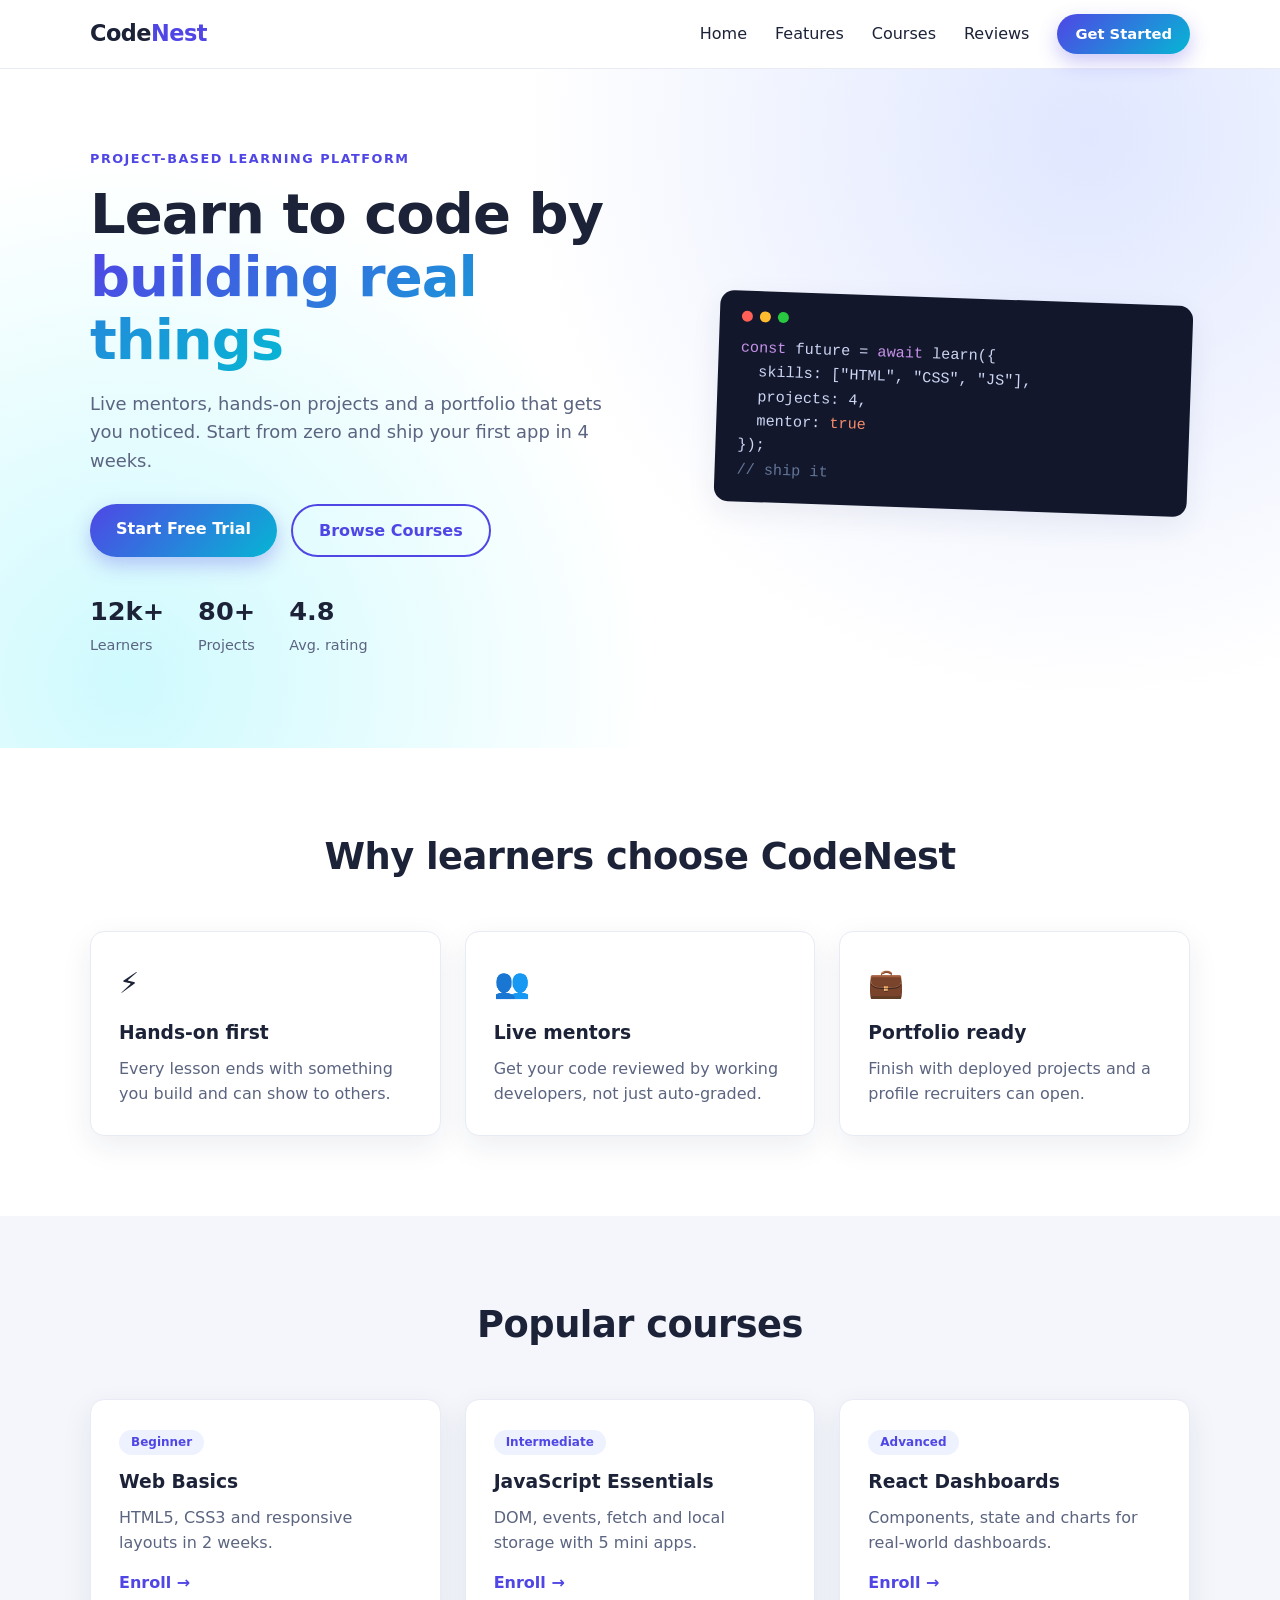
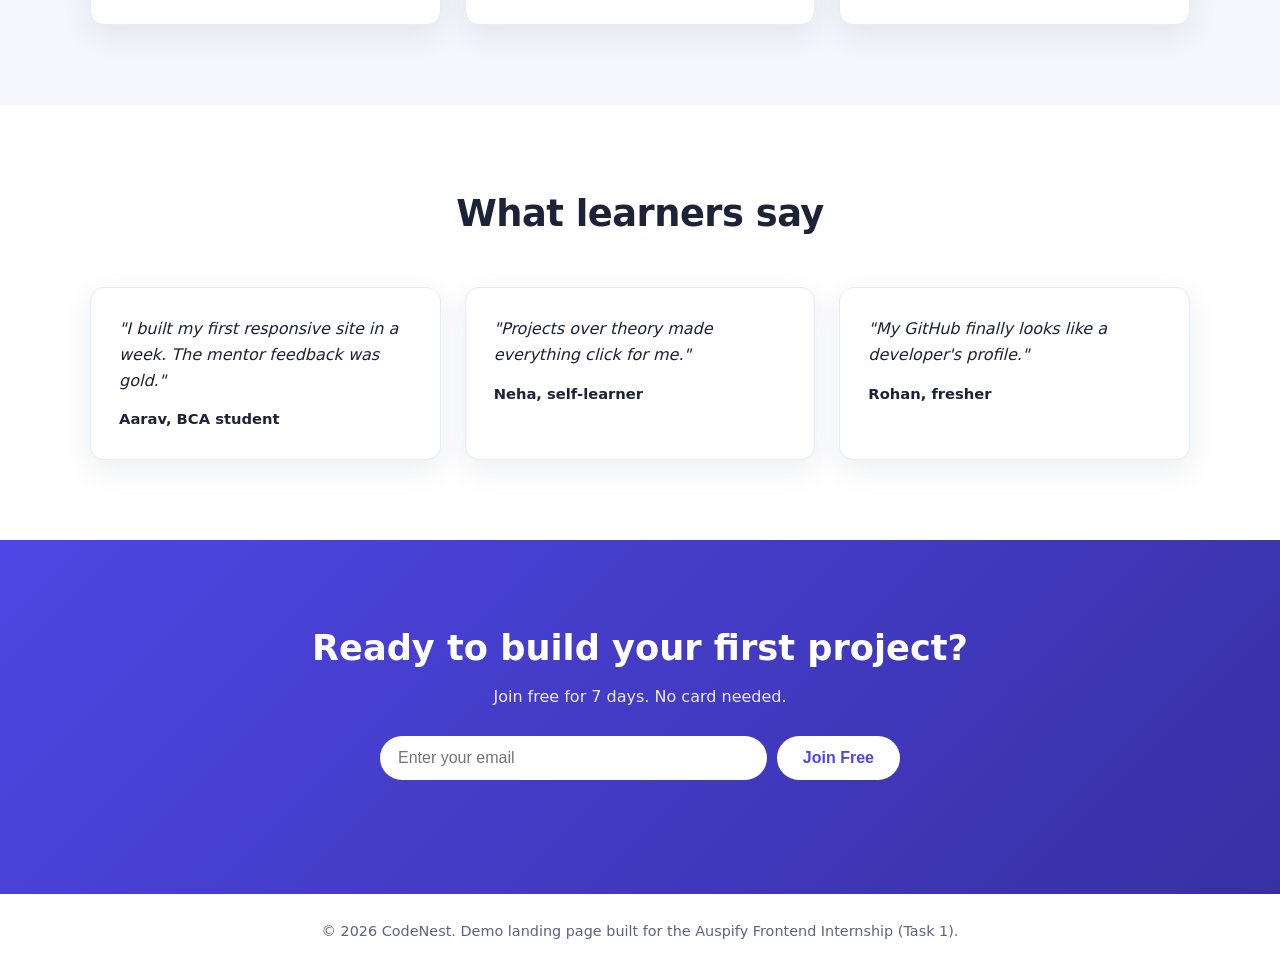
<file: task1-landing-page/index.html>
<!DOCTYPE html>
<html lang="en">
<head>
  <meta charset="UTF-8" />
  <meta name="viewport" content="width=device-width, initial-scale=1.0" />
  <meta name="description" content="CodeNest - learn to code with live mentors and real projects." />
  <title>CodeNest | Learn. Build. Launch.</title>
  <link rel="stylesheet" href="style.css" />
</head>
<body>
  <header class="header">
    <nav class="nav container" aria-label="Main navigation">
      <a href="#home" class="logo">Code<span>Nest</span></a>
      <button class="nav-toggle" id="navToggle" aria-label="Toggle menu" aria-expanded="false">
        <span></span><span></span><span></span>
      </button>
      <ul class="nav-links" id="navLinks">
        <li><a href="#home">Home</a></li>
        <li><a href="#features">Features</a></li>
        <li><a href="#courses">Courses</a></li>
        <li><a href="#testimonials">Reviews</a></li>
        <li><a href="#contact" class="btn btn-small">Get Started</a></li>
      </ul>
    </nav>
  </header>

  <main>
    <section class="hero" id="home">
      <div class="container hero-grid">
        <div class="hero-text">
          <p class="eyebrow">Project-based learning platform</p>
          <h1>Learn to code by <span class="grad">building real things</span></h1>
          <p class="lead">Live mentors, hands-on projects and a portfolio that gets you noticed. Start from zero and ship your first app in 4 weeks.</p>
          <div class="hero-cta">
            <a href="#contact" class="btn">Start Free Trial</a>
            <a href="#courses" class="btn btn-outline">Browse Courses</a>
          </div>
          <ul class="stats">
            <li><strong>12k+</strong><span>Learners</span></li>
            <li><strong>80+</strong><span>Projects</span></li>
            <li><strong>4.8</strong><span>Avg. rating</span></li>
          </ul>
        </div>
        <div class="hero-art" aria-hidden="true">
          <div class="code-card">
            <div class="dots"><i></i><i></i><i></i></div>
            <pre><code><b>const</b> future = <b>await</b> learn({
  skills: ["HTML", "CSS", "JS"],
  projects: 4,
  mentor: <em>true</em>
});
<i>// ship it </i></code></pre>
          </div>
        </div>
      </div>
    </section>

    <section class="section" id="features">
      <div class="container">
        <h2 class="section-title">Why learners choose CodeNest</h2>
        <div class="grid cols-3">
          <article class="card"><div class="icon">&#9889;</div><h3>Hands-on first</h3><p>Every lesson ends with something you build and can show to others.</p></article>
          <article class="card"><div class="icon">&#128101;</div><h3>Live mentors</h3><p>Get your code reviewed by working developers, not just auto-graded.</p></article>
          <article class="card"><div class="icon">&#128188;</div><h3>Portfolio ready</h3><p>Finish with deployed projects and a profile recruiters can open.</p></article>
        </div>
      </div>
    </section>

    <section class="section alt" id="courses">
      <div class="container">
        <h2 class="section-title">Popular courses</h2>
        <div class="grid cols-3">
          <article class="card course"><span class="tag">Beginner</span><h3>Web Basics</h3><p>HTML5, CSS3 and responsive layouts in 2 weeks.</p><a href="#contact" class="link">Enroll &rarr;</a></article>
          <article class="card course"><span class="tag">Intermediate</span><h3>JavaScript Essentials</h3><p>DOM, events, fetch and local storage with 5 mini apps.</p><a href="#contact" class="link">Enroll &rarr;</a></article>
          <article class="card course"><span class="tag">Advanced</span><h3>React Dashboards</h3><p>Components, state and charts for real-world dashboards.</p><a href="#contact" class="link">Enroll &rarr;</a></article>
        </div>
      </div>
    </section>

    <section class="section" id="testimonials">
      <div class="container">
        <h2 class="section-title">What learners say</h2>
        <div class="grid cols-3">
          <blockquote class="card quote">"I built my first responsive site in a week. The mentor feedback was gold."<cite>Aarav, BCA student</cite></blockquote>
          <blockquote class="card quote">"Projects over theory made everything click for me."<cite>Neha, self-learner</cite></blockquote>
          <blockquote class="card quote">"My GitHub finally looks like a developer's profile."<cite>Rohan, fresher</cite></blockquote>
        </div>
      </div>
    </section>

    <section class="cta" id="contact">
      <div class="container cta-inner">
        <h2>Ready to build your first project?</h2>
        <p>Join free for 7 days. No card needed.</p>
        <form class="signup" id="signupForm" novalidate>
          <input type="email" id="email" placeholder="Enter your email" aria-label="Email address" required />
          <button type="submit" class="btn btn-light">Join Free</button>
        </form>
        <p class="form-msg" id="formMsg" role="status"></p>
      </div>
    </section>
  </main>

  <footer class="footer">
    <div class="container">
      <p>&copy; <span id="year"></span> CodeNest. Demo landing page built for the Auspify Frontend Internship (Task 1).</p>
    </div>
  </footer>

  <script src="script.js"></script>
</body>
</html>
</file>
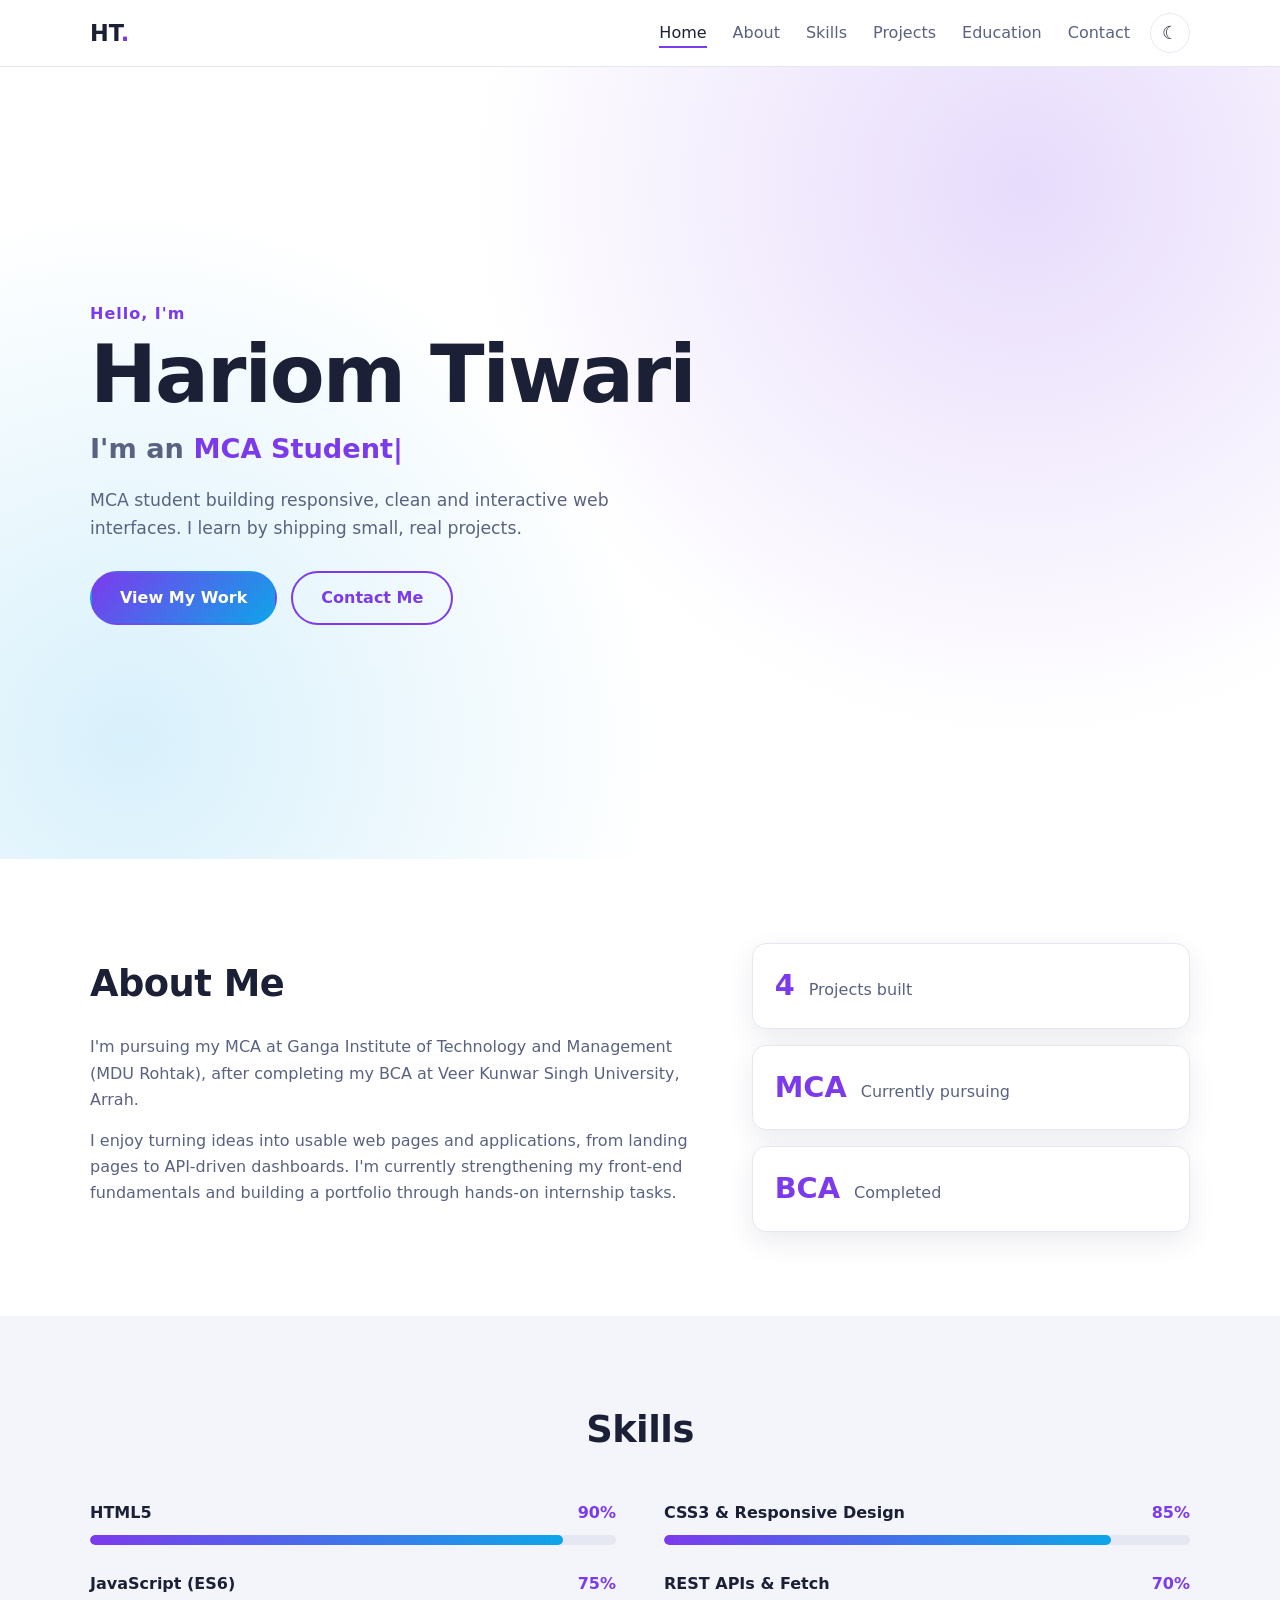
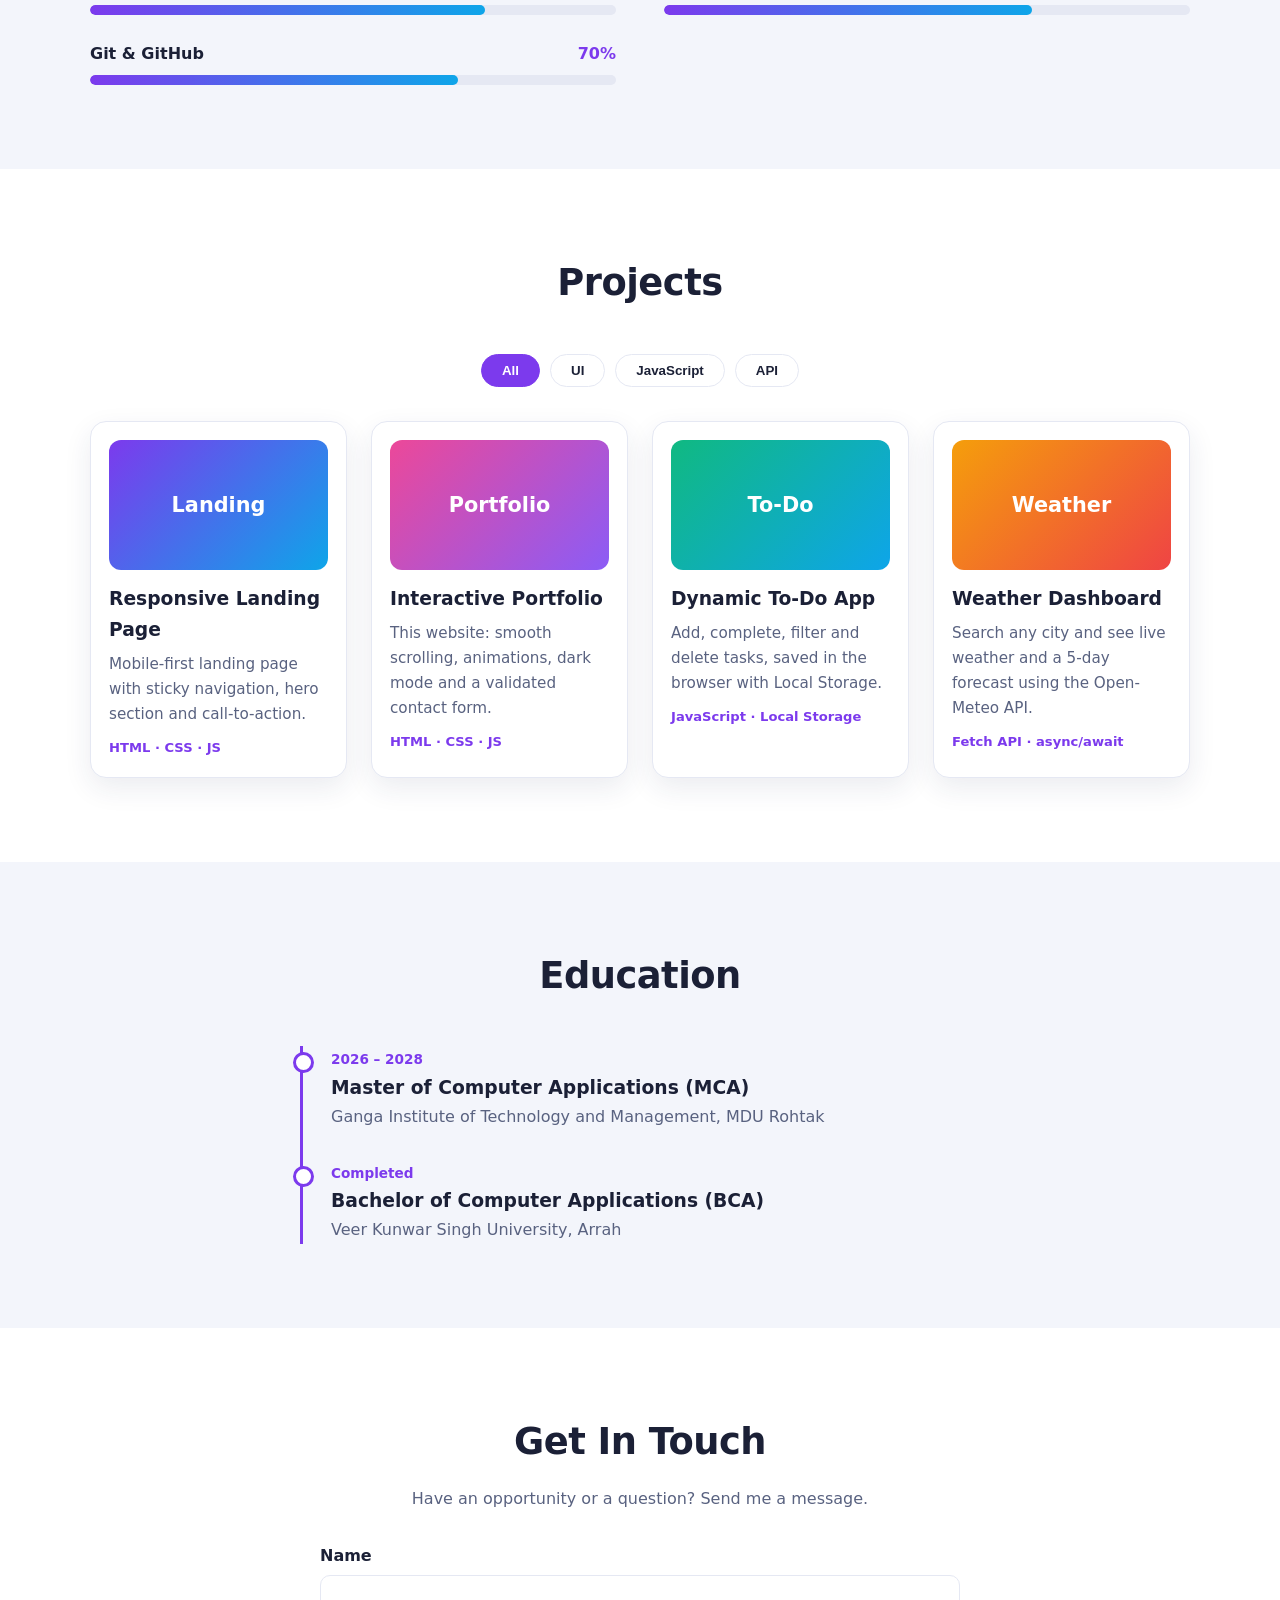
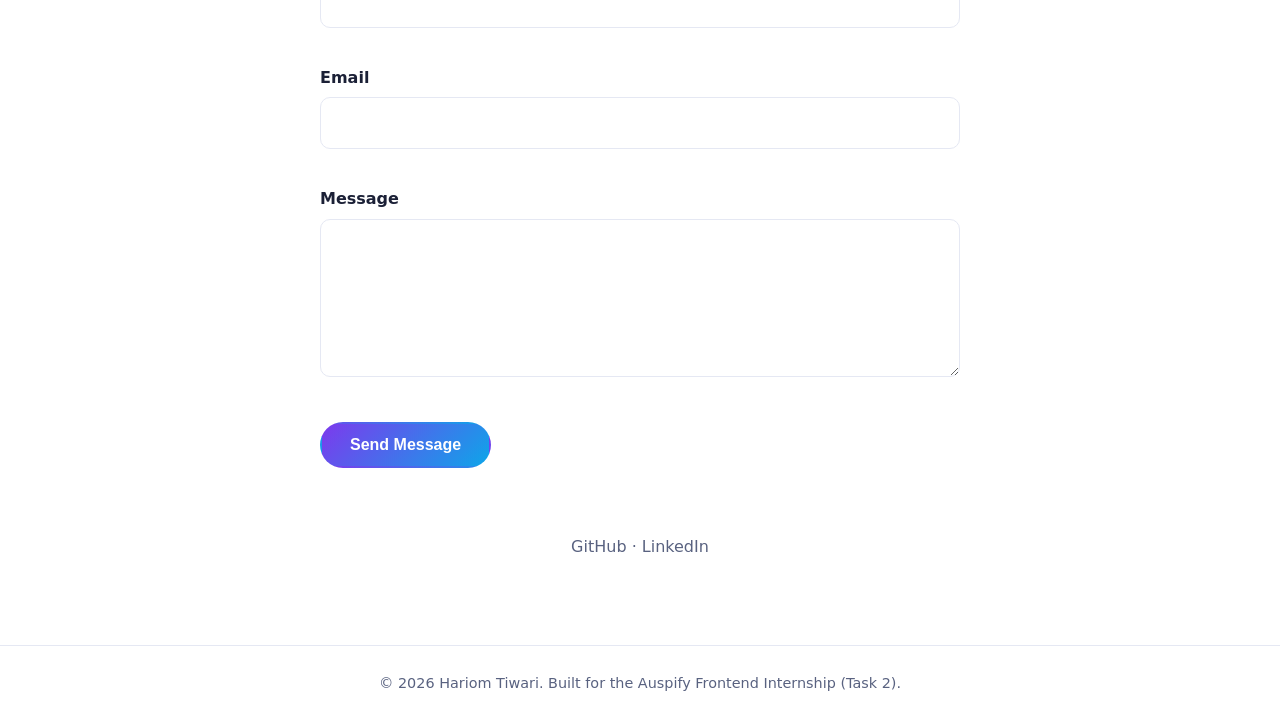
<file: task2-portfolio/index.html>
<!DOCTYPE html>
<html lang="en">
<head>
  <meta charset="UTF-8" />
  <meta name="viewport" content="width=device-width, initial-scale=1.0" />
  <meta name="description" content="Portfolio of Hariom Tiwari - MCA student and aspiring web developer." />
  <title>Hariom Tiwari | Portfolio</title>
  <link rel="stylesheet" href="style.css" />
</head>
<body>
  <div class="progress" id="progress"></div>

  <header class="header" id="header">
    <nav class="nav container" aria-label="Main navigation">
      <a href="#home" class="logo">HT<span>.</span></a>
      <button class="nav-toggle" id="navToggle" aria-label="Toggle menu" aria-expanded="false"><span></span><span></span><span></span></button>
      <ul class="nav-links" id="navLinks">
        <li><a href="#home" class="active">Home</a></li>
        <li><a href="#about">About</a></li>
        <li><a href="#skills">Skills</a></li>
        <li><a href="#projects">Projects</a></li>
        <li><a href="#education">Education</a></li>
        <li><a href="#contact">Contact</a></li>
      </ul>
      <button class="theme-btn" id="themeBtn" aria-label="Toggle dark mode">&#9790;</button>
    </nav>
  </header>

  <main>
    <section class="hero" id="home">
      <div class="container hero-inner reveal">
        <p class="eyebrow">Hello, I'm</p>
        <h1>Hariom Tiwari</h1>
        <p class="role">I'm an <span id="typed"></span><span class="cursor">|</span></p>
        <p class="lead">MCA student building responsive, clean and interactive web interfaces. I learn by shipping small, real projects.</p>
        <div class="cta">
          <a href="#projects" class="btn">View My Work</a>
          <a href="#contact" class="btn btn-outline">Contact Me</a>
        </div>
      </div>
    </section>

    <section class="section" id="about">
      <div class="container two-col">
        <div class="reveal">
          <h2 class="title">About Me</h2>
          <p>I'm pursuing my MCA at Ganga Institute of Technology and Management (MDU Rohtak), after completing my BCA at Veer Kunwar Singh University, Arrah.</p>
          <p>I enjoy turning ideas into usable web pages and applications, from landing pages to API-driven dashboards. I'm currently strengthening my front-end fundamentals and building a portfolio through hands-on internship tasks.</p>
        </div>
        <ul class="facts reveal">
          <li><strong>4</strong><span>Projects built</span></li>
          <li><strong>MCA</strong><span>Currently pursuing</span></li>
          <li><strong>BCA</strong><span>Completed</span></li>
        </ul>
      </div>
    </section>

    <section class="section alt" id="skills">
      <div class="container">
        <h2 class="title center">Skills</h2>
        <div class="skills-grid">
          <div class="skill reveal" data-level="90"><div class="skill-head"><span>HTML5</span><b>90%</b></div><div class="bar"><div class="fill"></div></div></div>
          <div class="skill reveal" data-level="85"><div class="skill-head"><span>CSS3 &amp; Responsive Design</span><b>85%</b></div><div class="bar"><div class="fill"></div></div></div>
          <div class="skill reveal" data-level="75"><div class="skill-head"><span>JavaScript (ES6)</span><b>75%</b></div><div class="bar"><div class="fill"></div></div></div>
          <div class="skill reveal" data-level="70"><div class="skill-head"><span>REST APIs &amp; Fetch</span><b>70%</b></div><div class="bar"><div class="fill"></div></div></div>
          <div class="skill reveal" data-level="70"><div class="skill-head"><span>Git &amp; GitHub</span><b>70%</b></div><div class="bar"><div class="fill"></div></div></div>
        </div>
      </div>
    </section>

    <section class="section" id="projects">
      <div class="container">
        <h2 class="title center">Projects</h2>
        <div class="filters" id="filters">
          <button class="chip active" data-filter="all">All</button>
          <button class="chip" data-filter="ui">UI</button>
          <button class="chip" data-filter="js">JavaScript</button>
          <button class="chip" data-filter="api">API</button>
        </div>
        <div class="projects" id="projectGrid">
          <article class="project reveal" data-cat="ui">
            <div class="thumb t1">Landing</div>
            <h3>Responsive Landing Page</h3>
            <p>Mobile-first landing page with sticky navigation, hero section and call-to-action.</p>
            <p class="stack">HTML &middot; CSS &middot; JS</p>
          </article>
          <article class="project reveal" data-cat="ui">
            <div class="thumb t2">Portfolio</div>
            <h3>Interactive Portfolio</h3>
            <p>This website: smooth scrolling, animations, dark mode and a validated contact form.</p>
            <p class="stack">HTML &middot; CSS &middot; JS</p>
          </article>
          <article class="project reveal" data-cat="js">
            <div class="thumb t3">To-Do</div>
            <h3>Dynamic To-Do App</h3>
            <p>Add, complete, filter and delete tasks, saved in the browser with Local Storage.</p>
            <p class="stack">JavaScript &middot; Local Storage</p>
          </article>
          <article class="project reveal" data-cat="api js">
            <div class="thumb t4">Weather</div>
            <h3>Weather Dashboard</h3>
            <p>Search any city and see live weather and a 5-day forecast using the Open-Meteo API.</p>
            <p class="stack">Fetch API &middot; async/await</p>
          </article>
        </div>
      </div>
    </section>

    <section class="section alt" id="education">
      <div class="container">
        <h2 class="title center">Education</h2>
        <ol class="timeline">
          <li class="reveal"><span class="when">2026 &ndash; 2028</span><h3>Master of Computer Applications (MCA)</h3><p>Ganga Institute of Technology and Management, MDU Rohtak</p></li>
          <li class="reveal"><span class="when">Completed</span><h3>Bachelor of Computer Applications (BCA)</h3><p>Veer Kunwar Singh University, Arrah</p></li>
        </ol>
      </div>
    </section>

    <section class="section" id="contact">
      <div class="container narrow">
        <h2 class="title center">Get In Touch</h2>
        <p class="center sub">Have an opportunity or a question? Send me a message.</p>
        <form id="contactForm" class="form" novalidate>
          <div class="field"><label for="name">Name</label><input id="name" name="name" type="text" autocomplete="name" /><small class="err" id="nameErr"></small></div>
          <div class="field"><label for="email">Email</label><input id="email" name="email" type="email" autocomplete="email" /><small class="err" id="emailErr"></small></div>
          <div class="field"><label for="message">Message</label><textarea id="message" name="message" rows="5"></textarea><small class="err" id="messageErr"></small></div>
          <button type="submit" class="btn">Send Message</button>
          <p class="status" id="status" role="status"></p>
        </form>
        <p class="center social">
          <a href="https://github.com/" target="_blank" rel="noopener">GitHub</a> &middot;
          <a href="https://www.linkedin.com/" target="_blank" rel="noopener">LinkedIn</a>
        </p>
      </div>
    </section>
  </main>

  <footer class="footer"><p>&copy; <span id="year"></span> Hariom Tiwari. Built for the Auspify Frontend Internship (Task 2).</p></footer>

  <button class="to-top" id="toTop" aria-label="Back to top">&uarr;</button>
  <script src="script.js"></script>
</body>
</html>
</file>
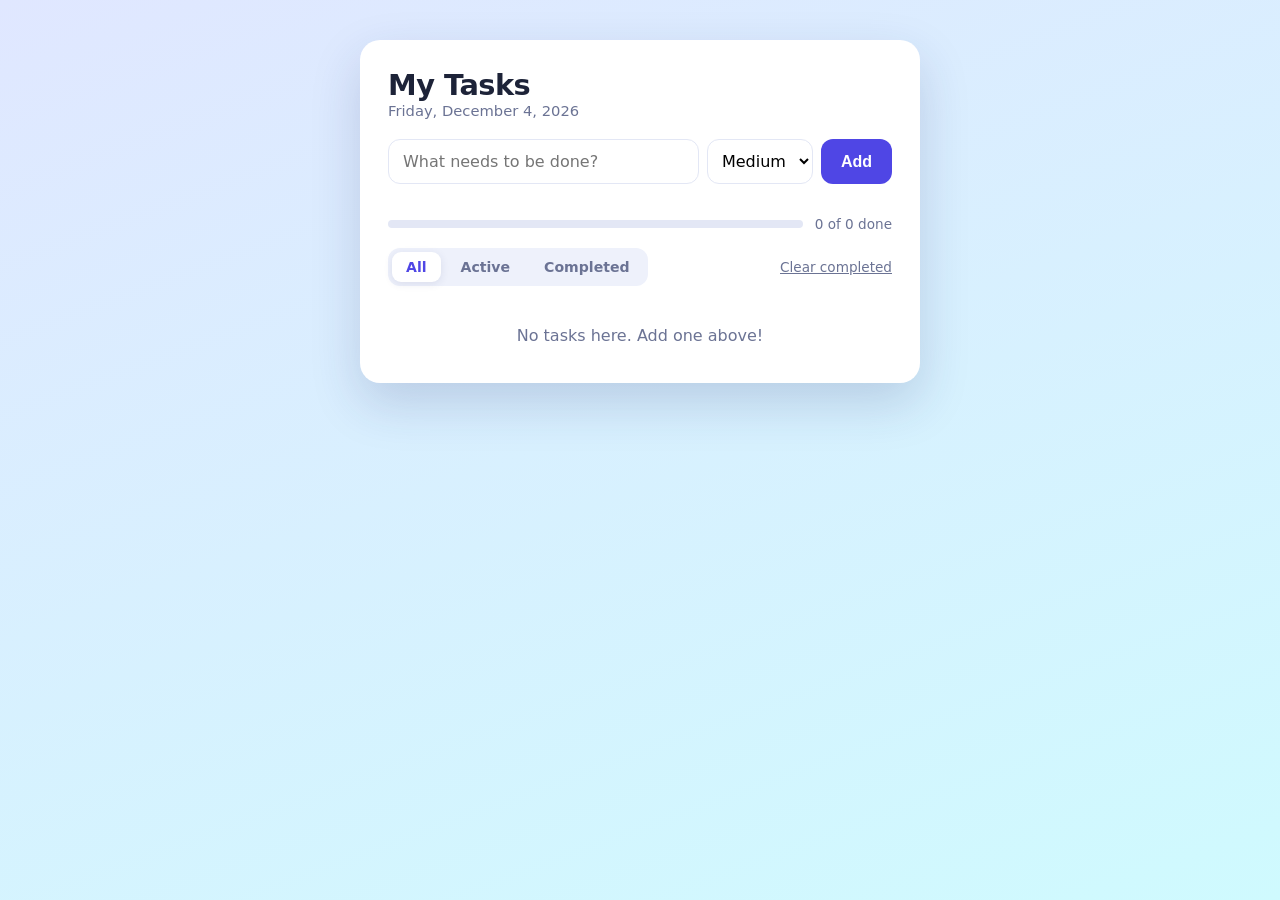
<file: task3-todo-app/index.html>
<!DOCTYPE html>
<html lang="en">
<head>
  <meta charset="UTF-8" />
  <meta name="viewport" content="width=device-width, initial-scale=1.0" />
  <title>Dynamic To-Do App</title>
  <link rel="stylesheet" href="style.css" />
</head>
<body>
  <main class="app">
    <header class="app-head">
      <h1>My Tasks</h1>
      <p id="today" class="date"></p>
    </header>

    <form id="taskForm" class="add" autocomplete="off">
      <input id="taskInput" type="text" placeholder="What needs to be done?" maxlength="120" aria-label="New task" />
      <select id="priority" aria-label="Priority">
        <option value="low">Low</option>
        <option value="medium" selected>Medium</option>
        <option value="high">High</option>
      </select>
      <button type="submit" class="add-btn">Add</button>
    </form>
    <p id="error" class="error" role="alert"></p>

    <div class="progress-wrap" aria-live="polite">
      <div class="progress"><div id="progressFill"></div></div>
      <span id="progressText">0 of 0 done</span>
    </div>

    <div class="toolbar">
      <div class="filters" id="filters" role="group" aria-label="Filter tasks">
        <button class="filter active" data-filter="all">All</button>
        <button class="filter" data-filter="active">Active</button>
        <button class="filter" data-filter="completed">Completed</button>
      </div>
      <button id="clearDone" class="link-btn">Clear completed</button>
    </div>

    <ul id="taskList" class="list" aria-label="Task list"></ul>
    <p id="empty" class="empty" hidden>No tasks here. Add one above!</p>
  </main>
  <script src="script.js"></script>
</body>
</html>
</file>
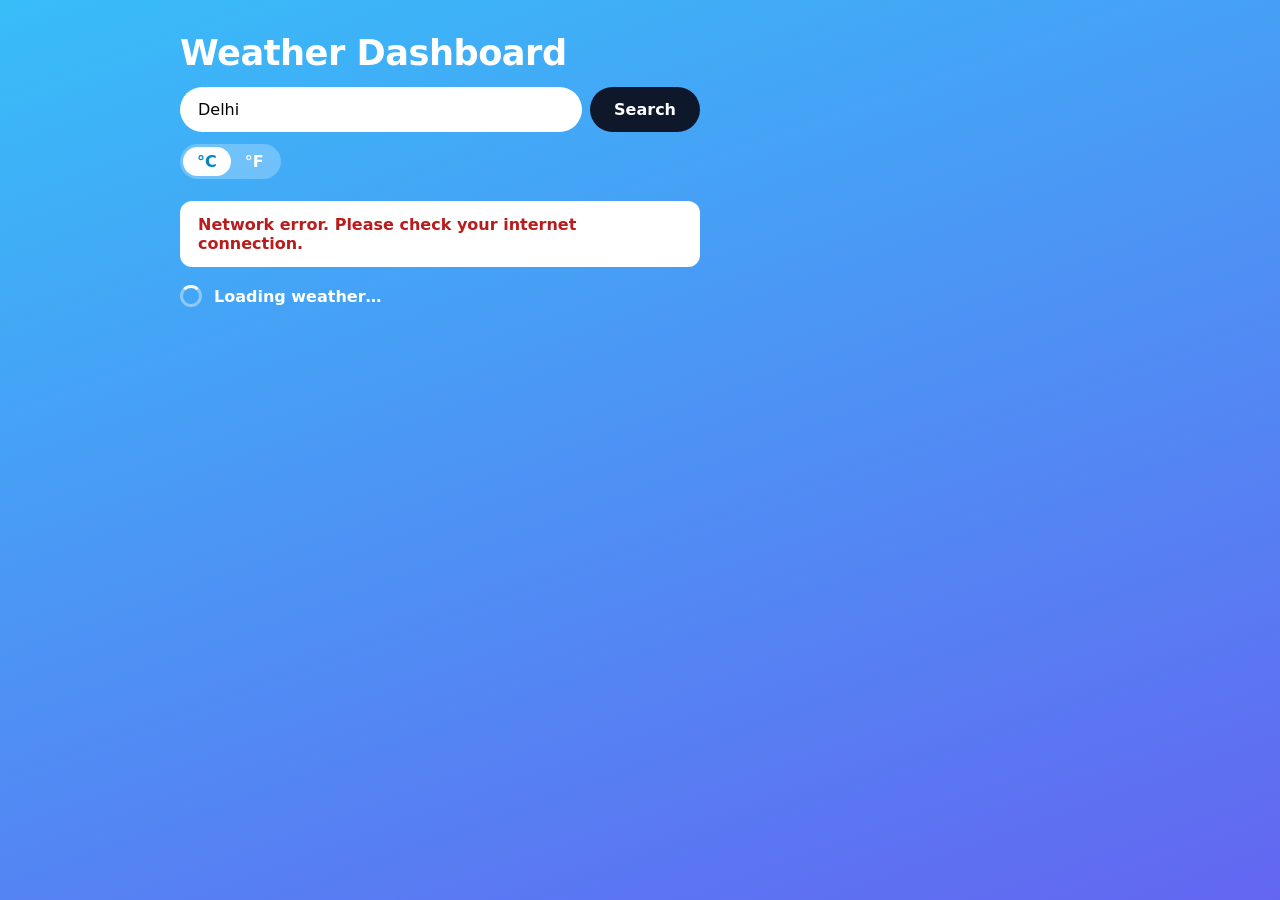
<file: task4-weather-dashboard/index.html>
<!DOCTYPE html>
<html lang="en">
<head>
  <meta charset="UTF-8" />
  <meta name="viewport" content="width=device-width, initial-scale=1.0" />
  <title>Weather Dashboard</title>
  <link rel="stylesheet" href="style.css" />
</head>
<body>
  <main class="wrap">
    <header class="top">
      <h1>Weather Dashboard</h1>
      <form id="searchForm" class="search" autocomplete="off">
        <input id="cityInput" type="text" placeholder="Search city, e.g. Delhi" aria-label="City name" />
        <button type="submit">Search</button>
      </form>
      <div class="controls">
        <div class="units" role="group" aria-label="Units">
          <button class="unit active" data-unit="c">&deg;C</button>
          <button class="unit" data-unit="f">&deg;F</button>
        </div>
        <div id="recent" class="recent" aria-label="Recent searches"></div>
      </div>
    </header>

    <p id="message" class="message" role="status" hidden></p>
    <div id="loader" class="loader" hidden><span></span>Loading weather&hellip;</div>

    <section id="dashboard" hidden>
      <div class="current">
        <div class="now">
          <p class="place" id="place"></p>
          <p class="time" id="updated"></p>
          <div class="temp-row"><span class="icon" id="icon"></span><span class="temp" id="temp"></span></div>
          <p class="desc" id="desc"></p>
        </div>
        <ul class="details">
          <li><span>Feels like</span><b id="feels"></b></li>
          <li><span>Humidity</span><b id="humidity"></b></li>
          <li><span>Wind</span><b id="wind"></b></li>
          <li><span>Pressure</span><b id="pressure"></b></li>
        </ul>
      </div>
      <h2 class="sub">5-Day Forecast</h2>
      <div id="forecast" class="forecast"></div>
    </section>
  </main>
  <script src="script.js"></script>
</body>
</html>
</file>
<file: task1-landing-page/style.css>
:root {
  --bg: #ffffff;
  --alt: #f4f6fb;
  --text: #1c2237;
  --muted: #5b6480;
  --brand: #4f46e5;
  --brand-2: #06b6d4;
  --radius: 14px;
  --shadow: 0 10px 30px rgba(31, 41, 90, 0.08);
}

* { box-sizing: border-box; margin: 0; padding: 0; }
html { scroll-behavior: smooth; scroll-padding-top: 72px; }
body { font-family: "Segoe UI", system-ui, -apple-system, Roboto, sans-serif; color: var(--text); background: var(--bg); line-height: 1.6; }
img { max-width: 100%; display: block; }
a { color: inherit; text-decoration: none; }
ul { list-style: none; }
.container { width: min(1100px, 92%); margin-inline: auto; }

/* Header / nav */
.header { position: sticky; top: 0; z-index: 50; background: rgba(255, 255, 255, 0.92); backdrop-filter: blur(8px); border-bottom: 1px solid #e8ebf4; }
.nav { display: flex; align-items: center; justify-content: space-between; height: 68px; }
.logo { font-size: 1.4rem; font-weight: 800; letter-spacing: -0.5px; }
.logo span { color: var(--brand); }
.nav-links { display: flex; align-items: center; gap: 28px; font-weight: 500; }
.nav-links a:not(.btn):hover { color: var(--brand); }
.nav-toggle { display: none; background: none; border: 0; cursor: pointer; width: 40px; height: 40px; flex-direction: column; justify-content: center; gap: 5px; align-items: center; }
.nav-toggle span { width: 24px; height: 2.5px; background: var(--text); border-radius: 2px; transition: transform .25s, opacity .25s; }
.nav-toggle[aria-expanded="true"] span:nth-child(1) { transform: translateY(7.5px) rotate(45deg); }
.nav-toggle[aria-expanded="true"] span:nth-child(2) { opacity: 0; }
.nav-toggle[aria-expanded="true"] span:nth-child(3) { transform: translateY(-7.5px) rotate(-45deg); }

/* Buttons */
.btn { display: inline-block; padding: 12px 26px; border-radius: 999px; background: linear-gradient(135deg, var(--brand), var(--brand-2)); color: #fff; font-weight: 600; border: 0; cursor: pointer; font-size: 1rem; transition: transform .2s, box-shadow .2s; box-shadow: 0 8px 20px rgba(79, 70, 229, .3); }
.btn:hover { transform: translateY(-2px); }
.btn-small { padding: 8px 18px; font-size: .92rem; }
.btn-outline { background: transparent; color: var(--brand); border: 2px solid var(--brand); box-shadow: none; }
.btn-light { background: #fff; color: var(--brand); box-shadow: none; }

/* Hero */
.hero { padding: 80px 0 90px; background: radial-gradient(circle at 85% 10%, #e0e7ff 0, transparent 45%), radial-gradient(circle at 10% 90%, #cffafe 0, transparent 40%); }
.hero-grid { display: grid; grid-template-columns: 1.1fr 0.9fr; gap: 48px; align-items: center; }
.eyebrow { color: var(--brand); font-weight: 700; text-transform: uppercase; letter-spacing: 1.5px; font-size: .8rem; margin-bottom: 14px; }
h1 { font-size: clamp(2.2rem, 5vw, 3.5rem); line-height: 1.12; letter-spacing: -1px; margin-bottom: 18px; }
.grad { background: linear-gradient(135deg, var(--brand), var(--brand-2)); -webkit-background-clip: text; background-clip: text; color: transparent; }
.lead { color: var(--muted); font-size: 1.12rem; max-width: 520px; margin-bottom: 28px; }
.hero-cta { display: flex; flex-wrap: wrap; gap: 14px; margin-bottom: 34px; }
.stats { display: flex; gap: 34px; }
.stats strong { display: block; font-size: 1.6rem; }
.stats span { color: var(--muted); font-size: .9rem; }
.code-card { background: #12172b; color: #cdd6f4; border-radius: var(--radius); padding: 20px 22px; box-shadow: var(--shadow); transform: rotate(2deg); }
.dots { display: flex; gap: 7px; margin-bottom: 14px; }
.dots i { width: 11px; height: 11px; border-radius: 50%; background: #ff5f57; }
.dots i:nth-child(2) { background: #febc2e; }
.dots i:nth-child(3) { background: #28c840; }
.code-card pre { font-family: "Fira Code", Consolas, monospace; font-size: .95rem; white-space: pre-wrap; }
.code-card b { color: #c792ea; font-weight: 500; }
.code-card em { color: #f78c6c; font-style: normal; }
.code-card i { color: #637799; font-style: normal; }

/* Sections */
.section { padding: 80px 0; }
.section.alt { background: var(--alt); }
.section-title { text-align: center; font-size: clamp(1.7rem, 3.5vw, 2.3rem); margin-bottom: 44px; letter-spacing: -0.5px; }
.grid { display: grid; gap: 24px; }
.cols-3 { grid-template-columns: repeat(3, 1fr); }
.card { background: #fff; border: 1px solid #e8ebf4; border-radius: var(--radius); padding: 28px; box-shadow: var(--shadow); transition: transform .25s; }
.card:hover { transform: translateY(-6px); }
.card h3 { margin-bottom: 8px; }
.card p { color: var(--muted); }
.icon { font-size: 1.8rem; margin-bottom: 12px; }
.tag { display: inline-block; font-size: .75rem; font-weight: 700; background: #eef2ff; color: var(--brand); padding: 3px 12px; border-radius: 999px; margin-bottom: 12px; }
.link { display: inline-block; margin-top: 14px; color: var(--brand); font-weight: 600; }
.quote { font-style: italic; }
.quote cite { display: block; margin-top: 14px; font-style: normal; font-weight: 600; color: var(--text); font-size: .92rem; }

/* CTA */
.cta { padding: 80px 0; background: linear-gradient(135deg, var(--brand), #3730a3); color: #fff; text-align: center; }
.cta h2 { font-size: clamp(1.6rem, 3.5vw, 2.2rem); margin-bottom: 8px; }
.cta p { opacity: .9; }
.signup { display: flex; gap: 10px; justify-content: center; margin: 26px auto 10px; max-width: 520px; }
.signup input { flex: 1; padding: 13px 18px; border-radius: 999px; border: 0; font-size: 1rem; outline-offset: 2px; }
.form-msg { min-height: 1.5em; font-weight: 600; }

.footer { padding: 26px 0; text-align: center; color: var(--muted); font-size: .9rem; background: #fff; }

/* Tablet */
@media (max-width: 900px) {
  .hero-grid { grid-template-columns: 1fr; }
  .hero-art { max-width: 460px; }
  .cols-3 { grid-template-columns: repeat(2, 1fr); }
}

/* Mobile */
@media (max-width: 720px) {
  .nav-toggle { display: flex; }
  .nav-links { position: absolute; top: 68px; left: 0; right: 0; flex-direction: column; gap: 0; background: #fff; border-bottom: 1px solid #e8ebf4; max-height: 0; overflow: hidden; transition: max-height .3s ease; }
  .nav-links.open { max-height: 380px; }
  .nav-links li { width: 100%; text-align: center; padding: 14px 0; border-top: 1px solid #f0f2f9; }
  .hero { padding: 50px 0 60px; }
  .cols-3 { grid-template-columns: 1fr; }
  .signup { flex-direction: column; }
  .stats { gap: 22px; }
}
</file>
<file: task2-portfolio/style.css>
:root {
  --bg: #ffffff; --alt: #f3f5fb; --text: #1b2036; --muted: #596280;
  --brand: #7c3aed; --brand-2: #0ea5e9; --card: #ffffff; --border: #e5e8f3;
  --shadow: 0 10px 28px rgba(30, 40, 90, .09);
}
[data-theme="dark"] {
  --bg: #0e1220; --alt: #131830; --text: #e8ebf7; --muted: #9aa3c2;
  --card: #181e38; --border: #272f55; --shadow: 0 10px 28px rgba(0, 0, 0, .35);
}

* { box-sizing: border-box; margin: 0; padding: 0; }
html { scroll-behavior: smooth; scroll-padding-top: 70px; }
body { font-family: "Segoe UI", system-ui, -apple-system, Roboto, sans-serif; background: var(--bg); color: var(--text); line-height: 1.65; transition: background .3s, color .3s; }
a { color: inherit; text-decoration: none; }
ul, ol { list-style: none; }
.container { width: min(1100px, 92%); margin-inline: auto; }
.narrow { width: min(640px, 92%); }
.center { text-align: center; }

.progress { position: fixed; top: 0; left: 0; height: 3px; width: 0; background: linear-gradient(90deg, var(--brand), var(--brand-2)); z-index: 100; }

.header { position: sticky; top: 0; z-index: 50; background: color-mix(in srgb, var(--bg) 90%, transparent); backdrop-filter: blur(8px); border-bottom: 1px solid var(--border); }
.nav { display: flex; align-items: center; justify-content: space-between; height: 66px; gap: 12px; }
.logo { font-weight: 800; font-size: 1.4rem; }
.logo span { color: var(--brand); }
.nav-links { display: flex; gap: 26px; font-weight: 500; margin-left: auto; margin-right: 8px; }
.nav-links a { padding: 6px 0; position: relative; color: var(--muted); transition: color .2s; }
.nav-links a::after { content: ""; position: absolute; left: 0; bottom: 0; height: 2px; width: 0; background: var(--brand); transition: width .25s; }
.nav-links a:hover, .nav-links a.active { color: var(--text); }
.nav-links a:hover::after, .nav-links a.active::after { width: 100%; }
.theme-btn, .nav-toggle { background: none; border: 1px solid var(--border); color: var(--text); width: 40px; height: 40px; border-radius: 50%; cursor: pointer; font-size: 1.1rem; transition: transform .2s; }
.theme-btn:hover { transform: rotate(20deg); }
.nav-toggle { display: none; flex-direction: column; align-items: center; justify-content: center; gap: 4px; }
.nav-toggle span { width: 18px; height: 2px; background: var(--text); }

.btn { display: inline-block; padding: 12px 28px; border-radius: 999px; font-weight: 600; font-size: 1rem; border: 2px solid transparent; cursor: pointer; background: linear-gradient(135deg, var(--brand), var(--brand-2)); color: #fff; transition: transform .2s, box-shadow .2s; }
.btn:hover { transform: translateY(-3px); box-shadow: 0 10px 22px rgba(124, 58, 237, .35); }
.btn-outline { background: transparent; border-color: var(--brand); color: var(--brand); }
.btn-outline:hover { box-shadow: none; background: var(--brand); color: #fff; }

.hero { min-height: 88vh; display: flex; align-items: center; background: radial-gradient(circle at 80% 15%, rgba(124, 58, 237, .18), transparent 45%), radial-gradient(circle at 10% 85%, rgba(14, 165, 233, .16), transparent 40%); }
.eyebrow { color: var(--brand); font-weight: 700; letter-spacing: 1px; }
.hero h1 { font-size: clamp(2.6rem, 8vw, 5rem); line-height: 1.05; letter-spacing: -2px; margin: 6px 0 10px; }
.role { font-size: clamp(1.2rem, 3vw, 1.7rem); font-weight: 600; color: var(--muted); min-height: 2.2rem; }
#typed { color: var(--brand); }
.cursor { color: var(--brand); animation: blink 1s steps(2) infinite; }
@keyframes blink { 50% { opacity: 0; } }
.lead { max-width: 560px; color: var(--muted); margin: 14px 0 28px; font-size: 1.08rem; }
.cta { display: flex; gap: 14px; flex-wrap: wrap; }

.section { padding: 84px 0; }
.section.alt { background: var(--alt); }
.title { font-size: clamp(1.7rem, 4vw, 2.3rem); margin-bottom: 20px; letter-spacing: -.5px; }
.title.center { margin-bottom: 40px; }
.sub { color: var(--muted); margin: -26px 0 30px; }
.two-col { display: grid; grid-template-columns: 1.4fr 1fr; gap: 48px; align-items: center; }
.two-col p { color: var(--muted); margin-bottom: 14px; }
.facts { display: grid; gap: 16px; }
.facts li { background: var(--card); border: 1px solid var(--border); border-radius: 14px; padding: 18px 22px; box-shadow: var(--shadow); display: flex; align-items: baseline; gap: 14px; transition: transform .25s; }
.facts li:hover { transform: translateX(8px); }
.facts strong { font-size: 1.8rem; color: var(--brand); }
.facts span { color: var(--muted); }

.skills-grid { display: grid; grid-template-columns: repeat(2, 1fr); gap: 26px 48px; }
.skill-head { display: flex; justify-content: space-between; font-weight: 600; margin-bottom: 8px; }
.skill-head b { color: var(--brand); }
.bar { height: 10px; background: var(--border); border-radius: 99px; overflow: hidden; }
.fill { height: 100%; width: 0; background: linear-gradient(90deg, var(--brand), var(--brand-2)); border-radius: 99px; transition: width 1.2s cubic-bezier(.2, .8, .2, 1); }

.filters { display: flex; gap: 10px; justify-content: center; flex-wrap: wrap; margin-bottom: 34px; }
.chip { border: 1px solid var(--border); background: var(--card); color: var(--text); padding: 8px 20px; border-radius: 999px; cursor: pointer; font-weight: 600; transition: all .2s; }
.chip:hover { border-color: var(--brand); }
.chip.active { background: var(--brand); border-color: var(--brand); color: #fff; }
.projects { display: grid; grid-template-columns: repeat(auto-fit, minmax(240px, 1fr)); gap: 24px; }
.project { background: var(--card); border: 1px solid var(--border); border-radius: 16px; padding: 18px; box-shadow: var(--shadow); transition: transform .3s, box-shadow .3s; }
.project:hover { transform: translateY(-8px) scale(1.02); }
.project.hide { display: none; }
.thumb { height: 130px; border-radius: 12px; display: grid; place-items: center; color: #fff; font-weight: 800; font-size: 1.3rem; margin-bottom: 14px; }
.t1 { background: linear-gradient(135deg, #7c3aed, #0ea5e9); }
.t2 { background: linear-gradient(135deg, #ec4899, #8b5cf6); }
.t3 { background: linear-gradient(135deg, #10b981, #0ea5e9); }
.t4 { background: linear-gradient(135deg, #f59e0b, #ef4444); }
.project h3 { margin-bottom: 6px; }
.project p { color: var(--muted); font-size: .95rem; }
.stack { margin-top: 10px; font-size: .82rem !important; font-weight: 700; color: var(--brand) !important; }

.timeline { max-width: 680px; margin: auto; border-left: 3px solid var(--brand); padding-left: 28px; display: grid; gap: 30px; }
.timeline li { position: relative; }
.timeline li::before { content: ""; position: absolute; left: -38px; top: 6px; width: 15px; height: 15px; background: var(--bg); border: 3px solid var(--brand); border-radius: 50%; }
.when { font-size: .85rem; font-weight: 700; color: var(--brand); }
.timeline p { color: var(--muted); }

.form { display: grid; gap: 18px; }
.field label { display: block; font-weight: 600; margin-bottom: 6px; }
.field input, .field textarea { width: 100%; padding: 12px 14px; border-radius: 10px; border: 1.5px solid var(--border); background: var(--card); color: var(--text); font: inherit; transition: border-color .2s, box-shadow .2s; }
.field input:focus, .field textarea:focus { outline: none; border-color: var(--brand); box-shadow: 0 0 0 3px rgba(124, 58, 237, .2); }
.field.invalid input, .field.invalid textarea { border-color: #ef4444; }
.err { color: #ef4444; font-size: .85rem; display: block; min-height: 1.1em; margin-top: 4px; }
.form .btn { justify-self: start; }
.status { font-weight: 600; color: #10b981; min-height: 1.4em; }
.social { margin-top: 26px; color: var(--muted); }
.social a:hover { color: var(--brand); }

.footer { text-align: center; padding: 26px 0; color: var(--muted); border-top: 1px solid var(--border); font-size: .9rem; }
.to-top { position: fixed; right: 20px; bottom: 20px; width: 44px; height: 44px; border-radius: 50%; border: 0; background: var(--brand); color: #fff; font-size: 1.2rem; cursor: pointer; opacity: 0; pointer-events: none; transition: opacity .3s, transform .2s; }
.to-top.show { opacity: 1; pointer-events: auto; }
.to-top:hover { transform: translateY(-3px); }

.reveal { opacity: 0; transform: translateY(28px); transition: opacity .7s ease, transform .7s ease; }
.reveal.visible { opacity: 1; transform: none; }

@media (max-width: 820px) {
  .two-col, .skills-grid { grid-template-columns: 1fr; }
  .nav-toggle { display: flex; margin-left: auto; }
  .nav-links { position: absolute; top: 66px; left: 0; right: 0; background: var(--bg); flex-direction: column; gap: 0; margin: 0; border-bottom: 1px solid var(--border); max-height: 0; overflow: hidden; transition: max-height .3s; }
  .nav-links.open { max-height: 420px; }
  .nav-links li { padding: 13px 0; text-align: center; border-top: 1px solid var(--border); }
}
@media (prefers-reduced-motion: reduce) {
  * { animation: none !important; transition: none !important; scroll-behavior: auto !important; }
  .reveal { opacity: 1; transform: none; }
}
</file>
<file: task3-todo-app/style.css>
:root { --brand: #4f46e5; --bg: #eef1fb; --card: #fff; --text: #1d2338; --muted: #6b7394; --border: #e3e7f5; --done: #10b981; }
* { box-sizing: border-box; margin: 0; padding: 0; }
body { font-family: "Segoe UI", system-ui, -apple-system, Roboto, sans-serif; background: linear-gradient(160deg, #e0e7ff, #cffafe); min-height: 100vh; color: var(--text); display: flex; justify-content: center; padding: 40px 16px; }
.app { width: min(560px, 100%); background: var(--card); border-radius: 20px; padding: 28px; box-shadow: 0 20px 50px rgba(40, 50, 110, .18); align-self: flex-start; }
.app-head { margin-bottom: 20px; }
h1 { font-size: 1.8rem; letter-spacing: -.5px; }
.date { color: var(--muted); font-size: .92rem; }

.add { display: flex; gap: 8px; }
.add input { flex: 1; min-width: 0; padding: 12px 14px; border: 1.5px solid var(--border); border-radius: 12px; font: inherit; }
.add select { padding: 0 10px; border: 1.5px solid var(--border); border-radius: 12px; font: inherit; background: #fff; }
.add input:focus, .add select:focus { outline: none; border-color: var(--brand); box-shadow: 0 0 0 3px rgba(79, 70, 229, .18); }
.add-btn { background: var(--brand); color: #fff; border: 0; border-radius: 12px; padding: 0 20px; font-weight: 600; cursor: pointer; font-size: 1rem; transition: transform .15s, background .2s; }
.add-btn:hover { background: #4338ca; transform: translateY(-1px); }
.error { color: #ef4444; font-size: .88rem; min-height: 1.3em; margin: 6px 2px 4px; }

.progress-wrap { display: flex; align-items: center; gap: 12px; margin: 8px 0 16px; font-size: .85rem; color: var(--muted); }
.progress { flex: 1; height: 8px; background: var(--border); border-radius: 99px; overflow: hidden; }
#progressFill { height: 100%; width: 0; background: linear-gradient(90deg, var(--brand), var(--done)); transition: width .4s ease; }

.toolbar { display: flex; justify-content: space-between; align-items: center; margin-bottom: 14px; gap: 8px; flex-wrap: wrap; }
.filters { display: flex; gap: 6px; background: var(--bg); padding: 4px; border-radius: 12px; }
.filter { border: 0; background: transparent; padding: 7px 14px; border-radius: 9px; font: inherit; font-size: .88rem; font-weight: 600; color: var(--muted); cursor: pointer; }
.filter.active { background: #fff; color: var(--brand); box-shadow: 0 2px 8px rgba(40, 50, 110, .1); }
.link-btn { border: 0; background: none; color: var(--muted); font: inherit; font-size: .85rem; cursor: pointer; text-decoration: underline; }
.link-btn:hover { color: #ef4444; }

.list { list-style: none; display: grid; gap: 10px; }
.task { display: flex; align-items: center; gap: 12px; padding: 12px 14px; border: 1.5px solid var(--border); border-left-width: 5px; border-radius: 12px; background: #fff; animation: pop .25s ease; transition: opacity .2s; }
.task.p-high { border-left-color: #ef4444; }
.task.p-medium { border-left-color: #f59e0b; }
.task.p-low { border-left-color: #10b981; }
@keyframes pop { from { opacity: 0; transform: translateY(8px) scale(.98); } }
.task.removing { opacity: 0; transform: translateX(30px); transition: all .22s; }
.task input[type="checkbox"] { width: 20px; height: 20px; accent-color: var(--done); cursor: pointer; flex-shrink: 0; }
.task .text { flex: 1; word-break: break-word; cursor: text; }
.task.done .text { text-decoration: line-through; color: var(--muted); }
.task .edit-input { flex: 1; padding: 6px 8px; font: inherit; border: 1.5px solid var(--brand); border-radius: 8px; min-width: 0; }
.task .del { border: 0; background: none; color: #b0b6cf; font-size: 1.3rem; cursor: pointer; line-height: 1; padding: 4px 6px; border-radius: 8px; }
.task .del:hover { color: #ef4444; background: #fef2f2; }
.empty { text-align: center; color: var(--muted); padding: 26px 0 10px; }

@media (max-width: 440px) { .app { padding: 20px 16px; } .add { flex-wrap: wrap; } .add input { flex-basis: 100%; } .add select, .add-btn { flex: 1; padding: 11px; } }
</file>
<file: task4-weather-dashboard/style.css>
:root { --text: #14233a; --muted: #5d6f8a; --card: rgba(255, 255, 255, .86); --brand: #0284c7; }
* { box-sizing: border-box; margin: 0; padding: 0; }
body { font-family: "Segoe UI", system-ui, -apple-system, Roboto, sans-serif; color: var(--text); min-height: 100vh; background: linear-gradient(160deg, #38bdf8, #6366f1); background-attachment: fixed; padding: 32px 16px 50px; transition: background .5s; }
body.night { background: linear-gradient(160deg, #1e293b, #4338ca); }
body.rain { background: linear-gradient(160deg, #64748b, #334155); }
.wrap { width: min(920px, 100%); margin: auto; }
.top { color: #fff; margin-bottom: 22px; }
h1 { font-size: clamp(1.6rem, 4vw, 2.2rem); margin-bottom: 14px; letter-spacing: -.5px; }
.search { display: flex; gap: 8px; max-width: 520px; }
.search input { flex: 1; min-width: 0; padding: 13px 18px; border-radius: 999px; border: 0; font: inherit; }
.search input:focus { outline: 3px solid rgba(255, 255, 255, .6); }
.search button { padding: 0 24px; border: 0; border-radius: 999px; background: #0f172a; color: #fff; font-weight: 600; cursor: pointer; font: inherit; font-weight: 600; }
.search button:hover { background: #1e293b; }
.controls { display: flex; flex-wrap: wrap; align-items: center; gap: 14px; margin-top: 12px; }
.units { display: inline-flex; background: rgba(255, 255, 255, .25); border-radius: 999px; padding: 3px; }
.unit { border: 0; background: transparent; color: #fff; padding: 5px 14px; border-radius: 999px; cursor: pointer; font: inherit; font-weight: 600; }
.unit.active { background: #fff; color: var(--brand); }
.recent { display: flex; gap: 6px; flex-wrap: wrap; }
.recent button { border: 1px solid rgba(255, 255, 255, .55); background: transparent; color: #fff; border-radius: 999px; padding: 4px 12px; font-size: .85rem; cursor: pointer; }
.recent button:hover { background: rgba(255, 255, 255, .2); }

.message { background: #fff; color: #b91c1c; padding: 14px 18px; border-radius: 12px; font-weight: 600; max-width: 520px; }
.loader { color: #fff; display: flex; align-items: center; gap: 12px; font-weight: 600; margin: 18px 0; }
.loader span { width: 22px; height: 22px; border: 3px solid rgba(255, 255, 255, .4); border-top-color: #fff; border-radius: 50%; animation: spin .8s linear infinite; }
@keyframes spin { to { transform: rotate(360deg); } }

.current { display: grid; grid-template-columns: 1.2fr 1fr; gap: 20px; background: var(--card); backdrop-filter: blur(10px); border-radius: 22px; padding: 28px; box-shadow: 0 18px 45px rgba(0, 0, 0, .18); }
.place { font-size: 1.5rem; font-weight: 700; }
.time { color: var(--muted); font-size: .88rem; }
.temp-row { display: flex; align-items: center; gap: 14px; margin: 10px 0 2px; }
.icon { font-size: 4rem; line-height: 1; }
.temp { font-size: 4.2rem; font-weight: 800; letter-spacing: -3px; }
.desc { font-size: 1.15rem; color: var(--muted); text-transform: capitalize; }
.details { list-style: none; display: grid; grid-template-columns: 1fr 1fr; gap: 12px; align-content: center; }
.details li { background: rgba(2, 132, 199, .09); border-radius: 14px; padding: 14px; }
.details span { display: block; font-size: .8rem; color: var(--muted); }
.details b { font-size: 1.15rem; }
.sub { color: #fff; margin: 26px 0 12px; font-size: 1.15rem; }
.forecast { display: grid; grid-template-columns: repeat(5, 1fr); gap: 12px; }
.day { background: var(--card); backdrop-filter: blur(10px); border-radius: 16px; padding: 16px 8px; text-align: center; transition: transform .25s; }
.day:hover { transform: translateY(-5px); }
.day .d { font-weight: 700; }
.day .i { font-size: 2rem; margin: 6px 0; }
.day .hi { font-weight: 700; }
.day .lo { color: var(--muted); font-size: .9rem; }

@media (max-width: 760px) {
  .current { grid-template-columns: 1fr; padding: 22px; }
  .forecast { grid-template-columns: repeat(auto-fit, minmax(110px, 1fr)); }
  .temp { font-size: 3.4rem; }
}
</file>
